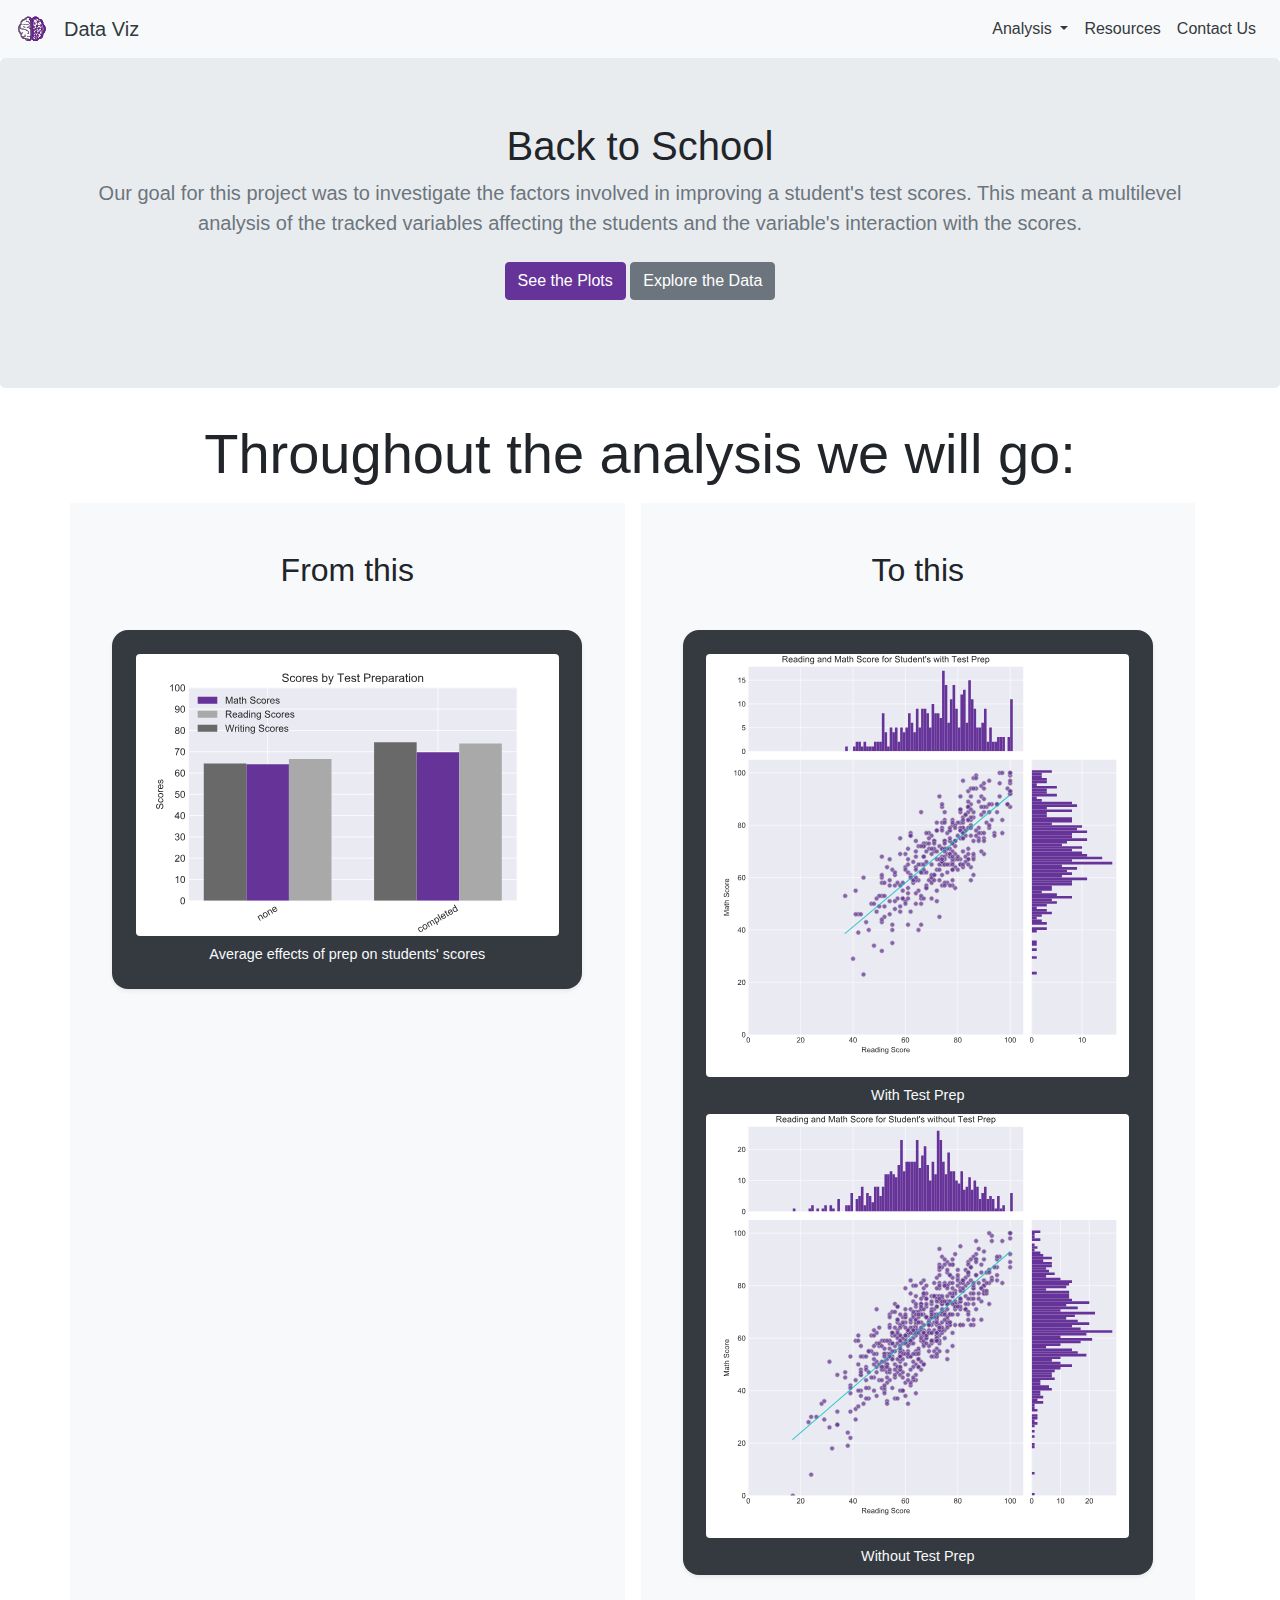
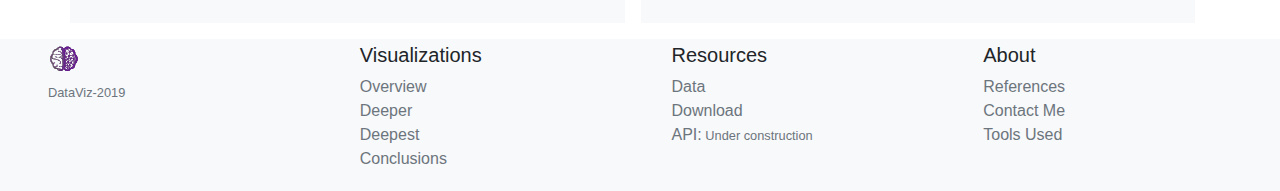
<file: docs/index.html>
<!DOCTYPE html>
<html lang="en-us">
<head>
  <meta name="viewport" content="width=device-width, initial-scale=1, shrink-to-fit=no">
  <meta charset="UTF-8">
  <title>Back To School</title>
  <link rel="stylesheet" href="https://stackpath.bootstrapcdn.com/bootstrap/4.3.1/css/bootstrap.min.css"
    integrity="sha384-ggOyR0iXCbMQv3Xipma34MD+dH/1fQ784/j6cY/iJTQUOhcWr7x9JvoRxT2MZw1T" crossorigin="anonymous">
  <link rel="stylesheet" href="style.css">
  <link rel="shortcut icon" href="img/shortcut.ico">
  <script src="https://code.jquery.com/jquery-3.3.1.slim.min.js"
    integrity="sha384-q8i/X+965DzO0rT7abK41JStQIAqVgRVzpbzo5smXKp4YfRvH+8abtTE1Pi6jizo"
    crossorigin="anonymous"></script>
  <script src="https://cdnjs.cloudflare.com/ajax/libs/popper.js/1.14.7/umd/popper.min.js"
    integrity="sha384-UO2eT0CpHqdSJQ6hJty5KVphtPhzWj9WO1clHTMGa3JDZwrnQq4sF86dIHNDz0W1"
    crossorigin="anonymous"></script>
  <script src="https://stackpath.bootstrapcdn.com/bootstrap/4.3.1/js/bootstrap.min.js"
    integrity="sha384-JjSmVgyd0p3pXB1rRibZUAYoIIy6OrQ6VrjIEaFf/nJGzIxFDsf4x0xIM+B07jRM"
    crossorigin="anonymous"></script>
</head>
<body>
  <nav class="navbar navbar-expand-md navbar-light bg-light">
    <a class="navbar-brand" href="index.html">
      <img id="logolink" src="img/logo.svg" class="d-inline-block align-top" alt="">
      <a id="dataviz" href='index.html' class="nav-item lead">Data Viz</a>
    </a>
    <button class="navbar-toggler" type="button" data-toggle="collapse" data-target="#navbarNav"
      aria-controls="navbarNav" aria-expanded="false" aria-label="Toggle navigation">
      <span class="navbar-toggler-icon"></span>
    </button>
    <div class="collapse navbar-collapse" id="navbarNav">
      <ul class="navbar-nav ml-auto">
        <li class="nav-item dropdown">
          <a class="nav-link dropdown-toggle text-dark" href="#" id="navbarDropdownMenuLink" role="button"
            data-toggle="dropdown" aria-haspopup="true" aria-expanded="false">
            Analysis
          </a>
          <div class="dropdown-menu" aria-labelledby="navbarDropdownMenuLink">
            <a class="dropdown-item" href="viz1.html">Overview</a>
            <a class="dropdown-item" href="viz2.html">Deeper</a>
            <a class="dropdown-item" href="viz3.html">Deepest</a>
            <a class="dropdown-item" href="viz4.html">Conclusions</a>
          </div>
        </li>
        <li class="nav-item">
          <a class="nav-link text-dark" href="data.html">Resources</a>
        </li>
        <li class="nav-item">
          <a class="nav-link text-dark" href="links.html">Contact Us</a>
        </li>
      </ul>
    </div>
  </nav>
  <div class="jumbotron text-center">
    <div class="container">
      <h1 class="jumbotron-heading">Back to School</h1>
      <p class="lead text-muted">Our goal for this project was to investigate the factors involved in improving a student's test scores. This meant a multilevel analysis of the tracked variables affecting the students and the variable's interaction with the scores.</p>
      <p>
        <a href="viz1.html" class="btn btn-primary my-2">See the Plots</a>
        <a href="data.html" class="btn btn-secondary my-2">Explore the Data</a>
      </p>
    </div>
  </div>
  <p class="text-center display-4">Throughout the analysis we will go:</p>
  <div class="container d-md-flex flex-md-equal justify-content-center w-100 my-md-3 pl-md-3">
    <div class="col-sm-12 col-md-6 bg-light mr-md-3 pt-3 px-3 pt-md-3 px-md-3 text-center overflow-hidden w-100">
      <div class="my-3 py-3">
        <h2 class="display-5">From this</h2>
      </div>
      <figure id="bboxlight" class="figure bg-dark shadow-sm mx-auto pt-4 mb-5">
        <img id="index-bar" class="figure-img img-fluid rounded" src="img/Test_bar.svg ">
        <figcaption class="lead figure-caption text-light mb-4">Average effects of prep on students' scores</figcaption>
      </figure>
    </div>
    <div class="col sm-12 col-md-6 bg-light mr-md-3 pt-3 pb-5 px-3 pt-md-3 px-md-3 text-center overflow-hidden w-100">
      <div class="my-3 p-3">
        <h2 class="display-5">To this</h2>
      </div>
      <figure id="bboxdark" class="figure bg-dark shadow-sm mx-auto pt-4 mb-0">
        <img id="index-t-scat-y" class="figure-img img-fluid rounded" src="img/prep_y_scat_hist.svg ">
        <figcaption class="lead figure-caption text-light mb-2">With Test Prep</figcaption>
        <img id="index-t-scat-n" class="figure-img img-fluid rounded" src="img/prep_n_scat_hist.svg">
        <figcaption class="lead figure-caption text-light mb-2">Without Test Prep</figcaption>
      </figure>
    </div>
  </div>
  <footer class="container-fluid py-1 pl-5 mt-3 bg-light">
      <div class="row">
        <div class="col-12 col-md">
          <img id="logolink" src="img/logo.svg" class="d-block mb-2" alt="">
          <small class="mb-3 text-muted d-md-block d-none">DataViz-2019</small>
        </div>
        <div class="col-6 col-md">
          <h5>Visualizations</h5>
          <ul class="list-unstyled text-small">
            <li><a class="text-muted" href="viz1.html">Overview</a></li>
            <li><a class="text-muted" href="viz2.html">Deeper</a></li>
            <li><a class="text-muted" href="viz3.html">Deepest</a></li>
            <li><a class="text-muted" href="viz4.html">Conclusions</a></li>
          </ul>
        </div>
        <div class="col-6 col-md">
          <h5>Resources</h5>
          <ul class="list-unstyled text-small">
            <li><a class="text-muted" href="data.html">Data</a></li>
            <li><a class="text-muted" href="data.html">Download</a></li>
            <li><a class="text-muted disabled" href="data.html">API:<small> Under construction</small></a></li>
          </ul>
        </div>
        <div class="col-6 col-md">
          <h5>About</h5>
          <ul class="list-unstyled text-small">
            <li><a class="text-muted" href="links.html">References</a></li>
            <li><a class="text-muted" href="links.html">Contact Me</a></li>
            <li><a class="text-muted" href="links.html">Tools Used</a></li>
          </ul>
        </div>
      </div>
    </footer>
</body>
</html>
</file>
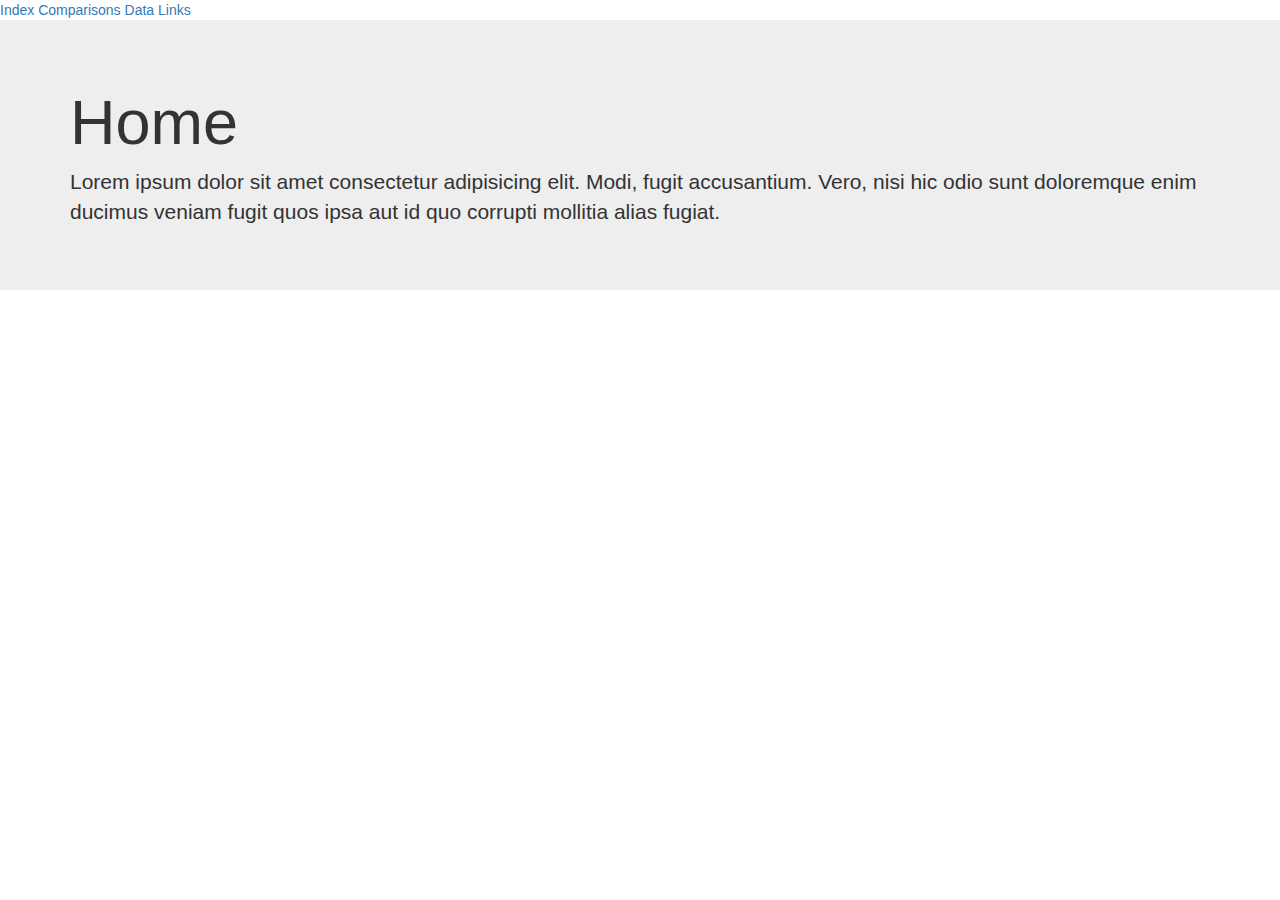
<file: Guts/index.html>
<!DOCTYPE html>
<html lang="en-us">
<head>
    <meta charset="UTF-8">
    <title>Data Viz Home</title>
    <link rel="stylesheet" href="https://maxcdn.bootstrapcdn.com/bootstrap/3.3.7/css/bootstrap.min.css" integrity="sha384-BVYiiSIFeK1dGmJRAkycuHAHRg32OmUcww7on3RYdg4Va+PmSTsz/K68vbdEjh4u" crossorigin="anonymous">
    <link rel="stylesheet" href="style.css">
    
</head>

<body>
    <div class="topnav">
        <a class = "active" href="index.html">Index</a>
        <a href="comps.html">Comparisons</a>
        <a href="data.html">Data</a>
    <a href="links.html">Links</a>
    </div>
    <div>
        <div>
            <div class="jumbotron jumbotron-fluid">
                <div class="container">
                    <h1>Home</h1> 
                    <p>Lorem ipsum dolor sit amet consectetur adipisicing elit. Modi, fugit accusantium. Vero, nisi hic odio sunt doloremque enim ducimus veniam fugit quos ipsa aut id quo corrupti mollitia alias fugiat.</p> 
                </div>
            </div>
        </div>
</body>
</html>
</file>
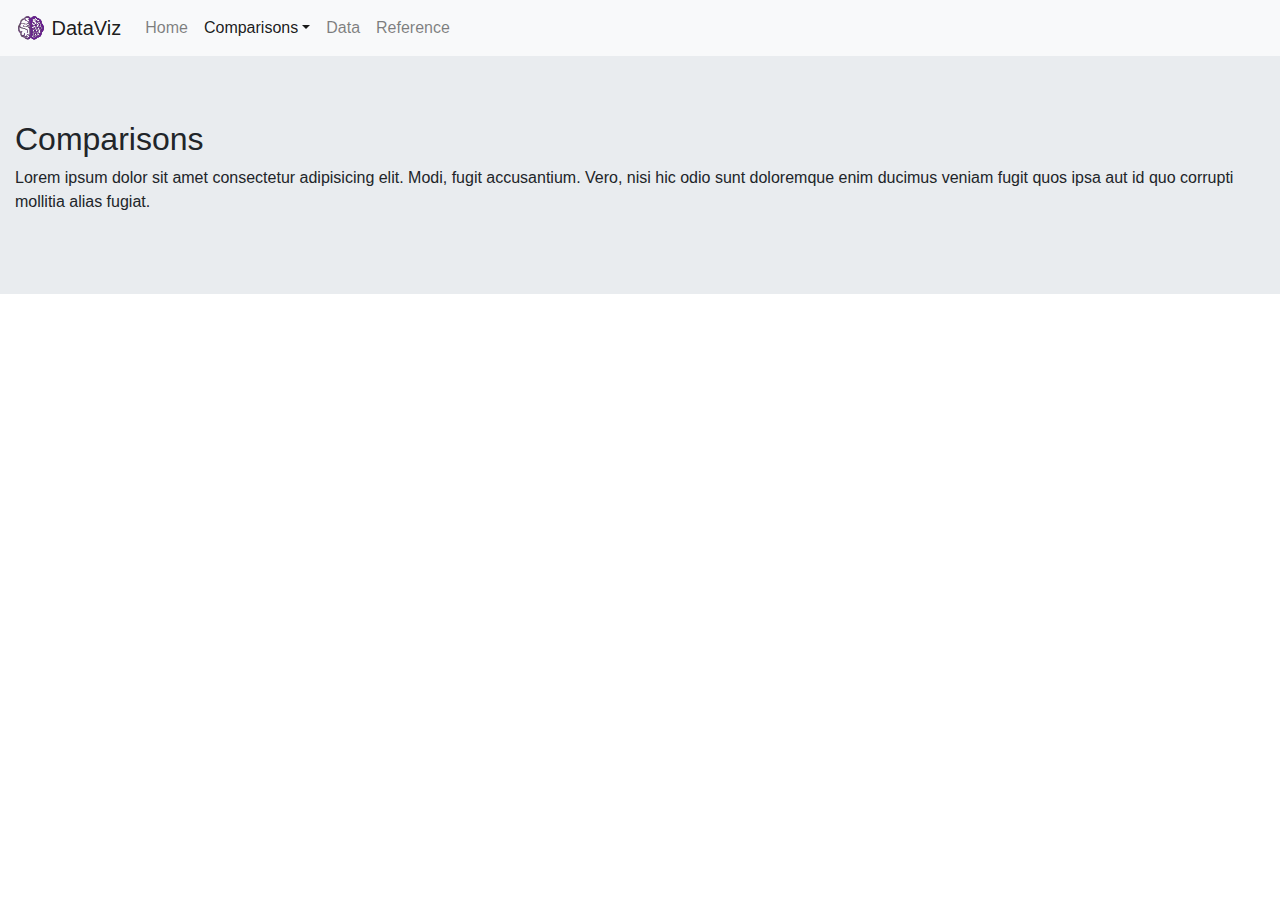
<file: docs/comps.html>
<!DOCTYPE html>
<html>
<head>
    <meta charset="UTF-8">
    <meta name="viewport" content="width=device-width, initial-scale=1, shrink-to-fit=no">
    <title>Data Comparisons</title>
    <link rel="stylesheet" href="https://stackpath.bootstrapcdn.com/bootstrap/4.3.1/css/bootstrap.min.css" integrity="sha384-ggOyR0iXCbMQv3Xipma34MD+dH/1fQ784/j6cY/iJTQUOhcWr7x9JvoRxT2MZw1T" crossorigin="anonymous">
    <link rel="stylesheet" href="style.css">
    <script src="https://code.jquery.com/jquery-3.3.1.slim.min.js" integrity="sha384-q8i/X+965DzO0rT7abK41JStQIAqVgRVzpbzo5smXKp4YfRvH+8abtTE1Pi6jizo" crossorigin="anonymous"></script>
    <script src="https://cdnjs.cloudflare.com/ajax/libs/popper.js/1.14.7/umd/popper.min.js" integrity="sha384-UO2eT0CpHqdSJQ6hJty5KVphtPhzWj9WO1clHTMGa3JDZwrnQq4sF86dIHNDz0W1" crossorigin="anonymous"></script>
    <script src="https://stackpath.bootstrapcdn.com/bootstrap/4.3.1/js/bootstrap.min.js" integrity="sha384-JjSmVgyd0p3pXB1rRibZUAYoIIy6OrQ6VrjIEaFf/nJGzIxFDsf4x0xIM+B07jRM" crossorigin="anonymous"></script>
</head>
<body>
    <nav class="navbar navbar-expand-lg navbar-light bg-light">
        <a class="navbar-brand" href="#">
            <img src="Untitled.svg" width="30" height="30" class="d-inline-block align-top" alt="">
            DataViz
        </a>
        <button class="navbar-toggler" type="button" data-toggle="collapse" data-target="#navbarNav" aria-controls="navbarNav" aria-expanded="false" aria-label="Toggle navigation">
          <span class="navbar-toggler-icon"></span>
        </button>
        <div class="collapse navbar-collapse" id="navbarNav">
          <ul class="navbar-nav">
            <li class="nav-item">
              <a class="nav-link" href="index.html">Home </a>
            </li>
            <li class="nav-item active dropdown">
                <a class="nav-link dropdown-toggle" href="comps.html" id="navbarDropdownMenuLink" role="button" data-toggle="dropdown" aria-haspopup="true" aria-expanded="false">
                  Comparisons</a>
                <div class="dropdown-menu" aria-labelledby="navbarDropdownMenuLink">
                  <a class="dropdown-item" href="#">comp 1</a>
                  <a class="dropdown-item" href="#">comp 2</a>
                  <a class="dropdown-item" href="#">comp 3</a>
                </div>
            </li>
            <li class="nav-item">
                <a class="nav-link" href="data.html">Data</a>
            </li>
            <li class="nav-item">
              <a class="nav-link" href="links.html">Reference</a>
            </li>
          </ul>
        </div>
      </nav>
    <div>
        <div class="jumbotron jumbotron-fluid">
            <div class="container-fluid">
              <h2>Comparisons</h2> 
              <p>Lorem ipsum dolor sit amet consectetur adipisicing elit. Modi, fugit accusantium. Vero, nisi hic odio sunt doloremque enim ducimus veniam fugit quos ipsa aut id quo corrupti mollitia alias fugiat.</p> 
            </div>
          </div>
    </div>




</body>
</html>
</file>
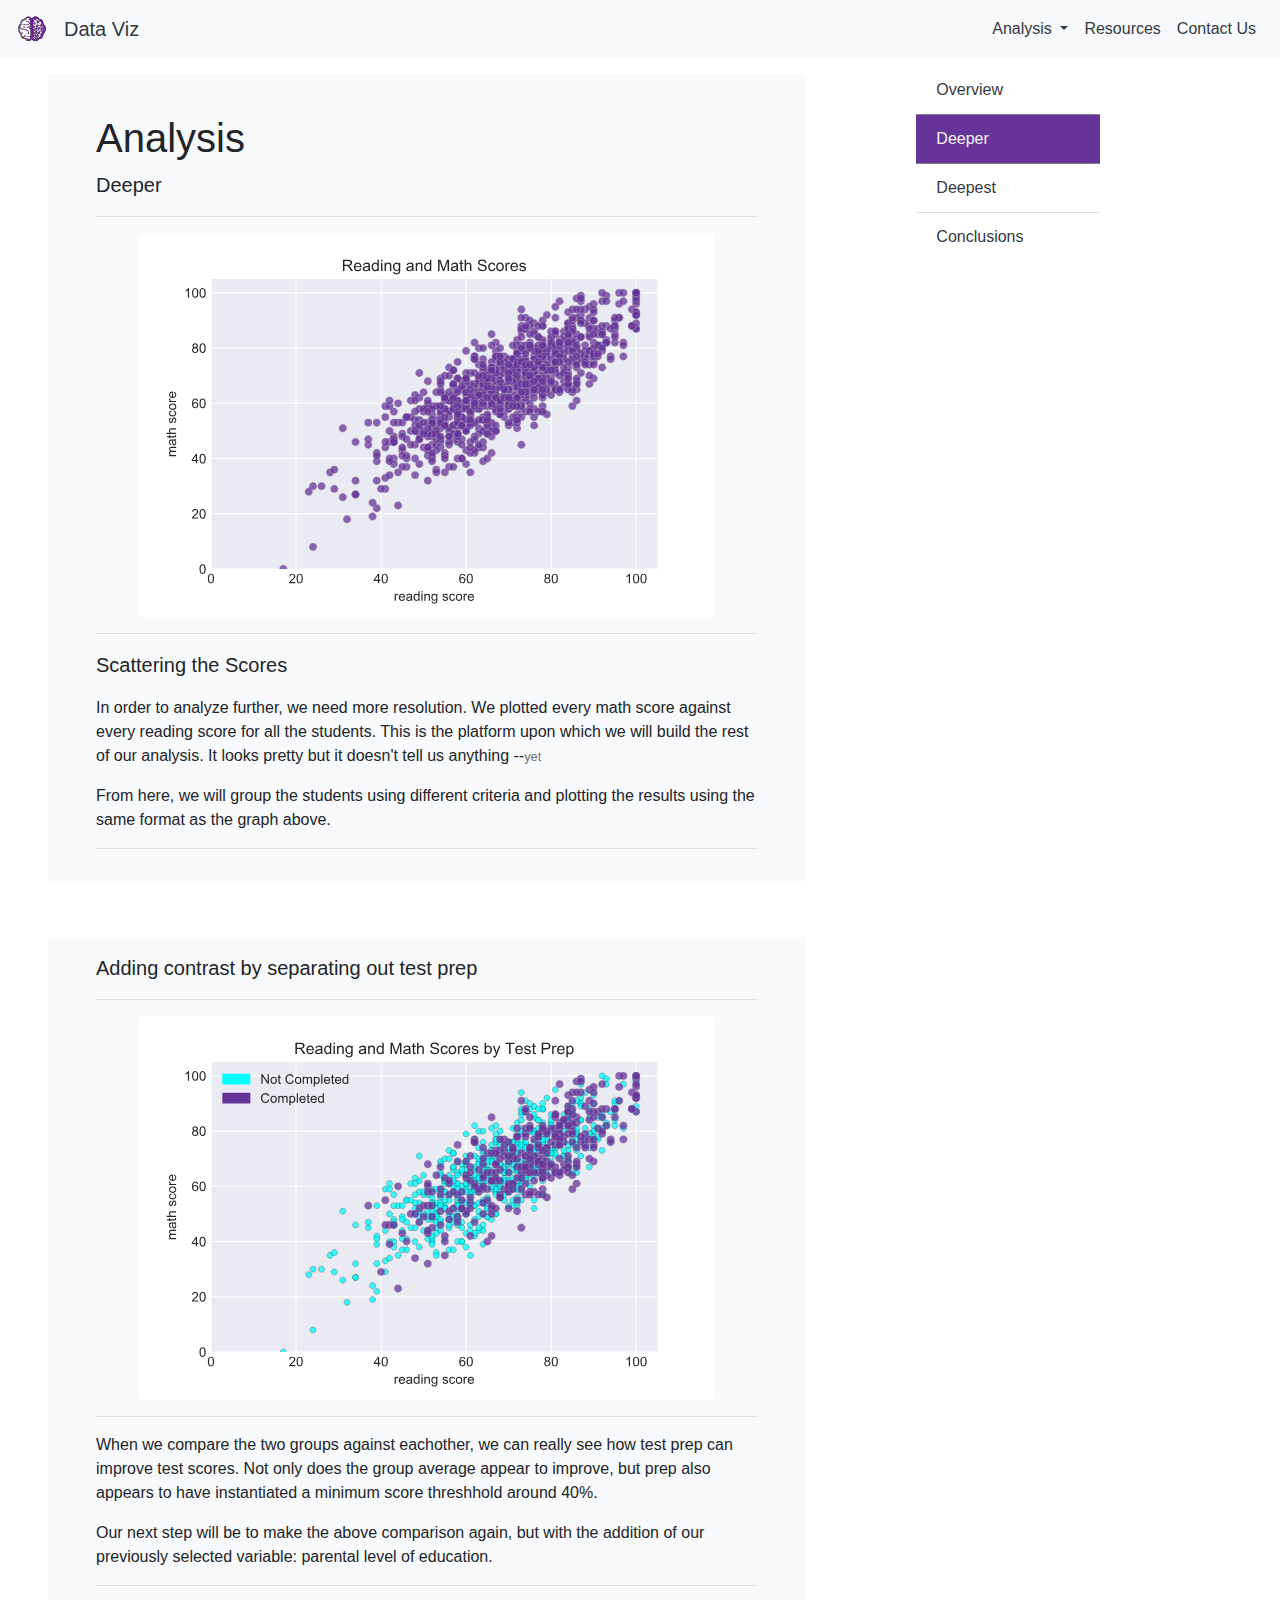
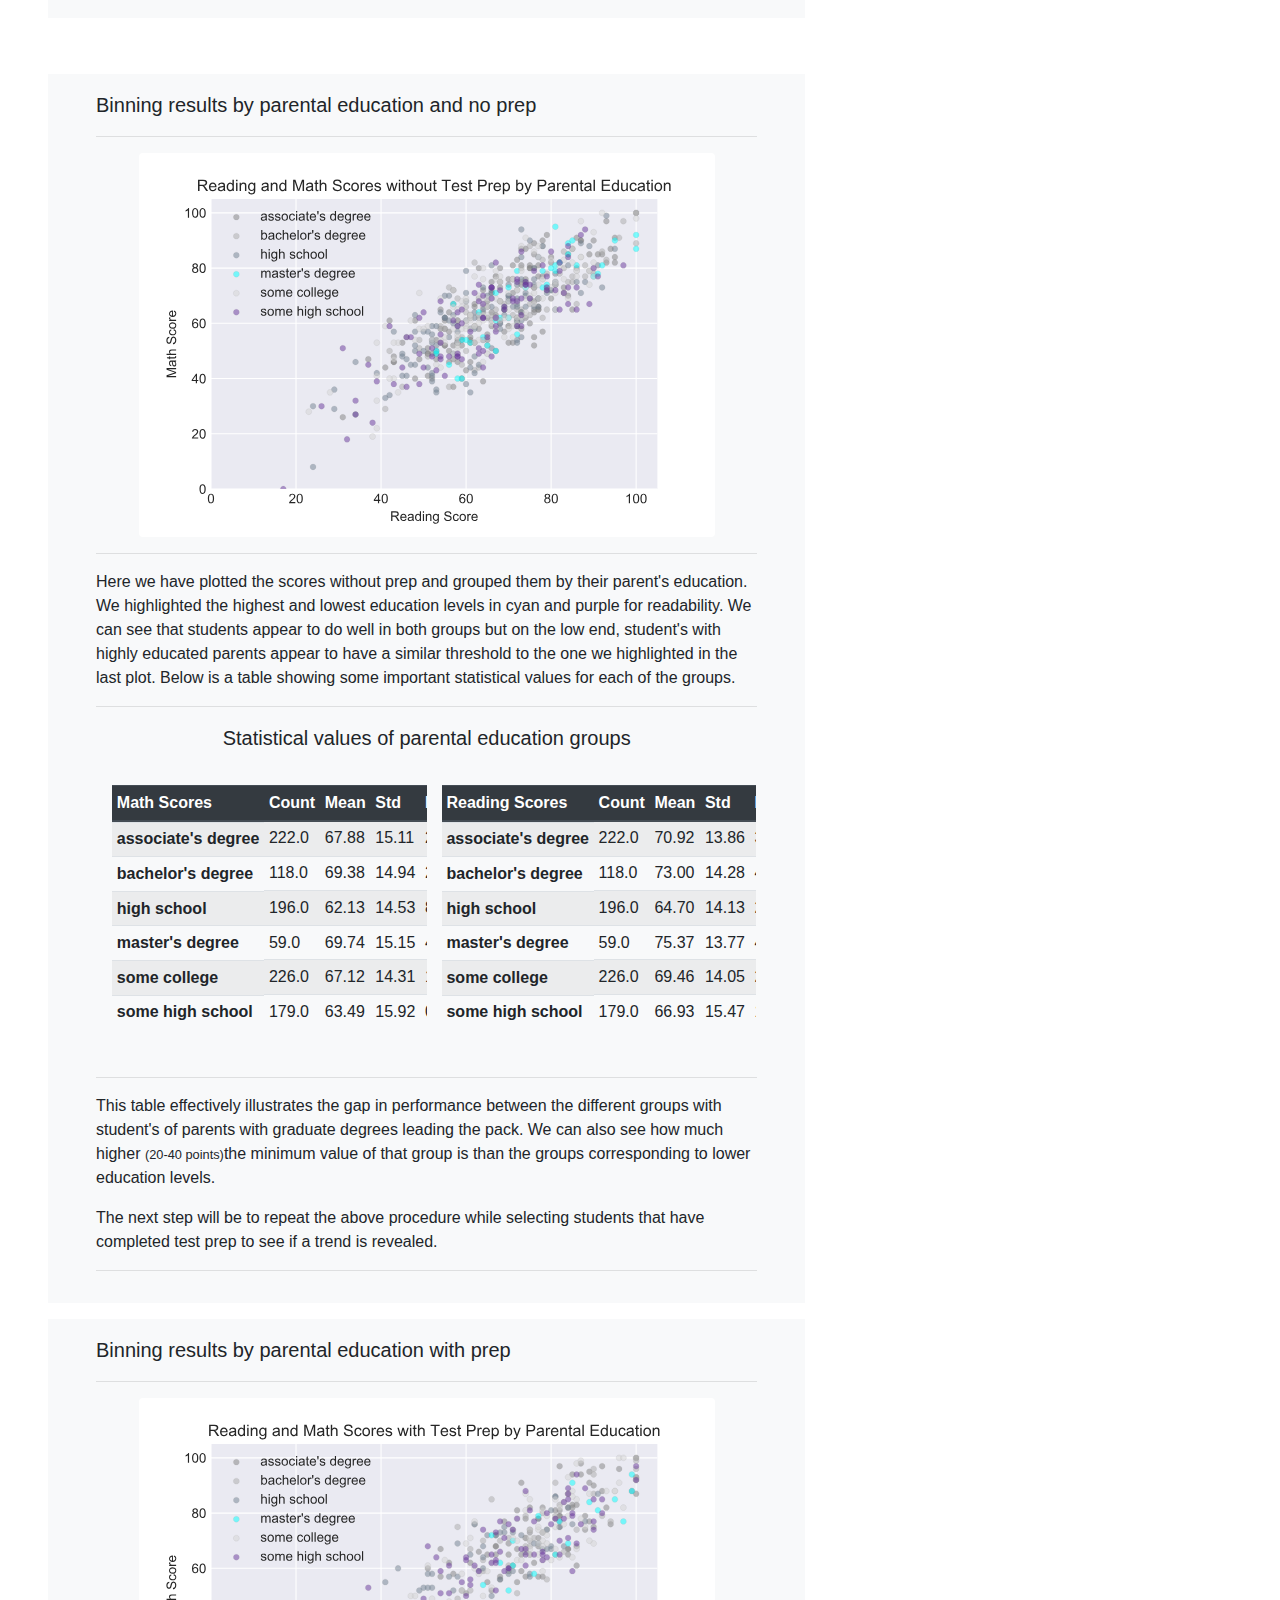
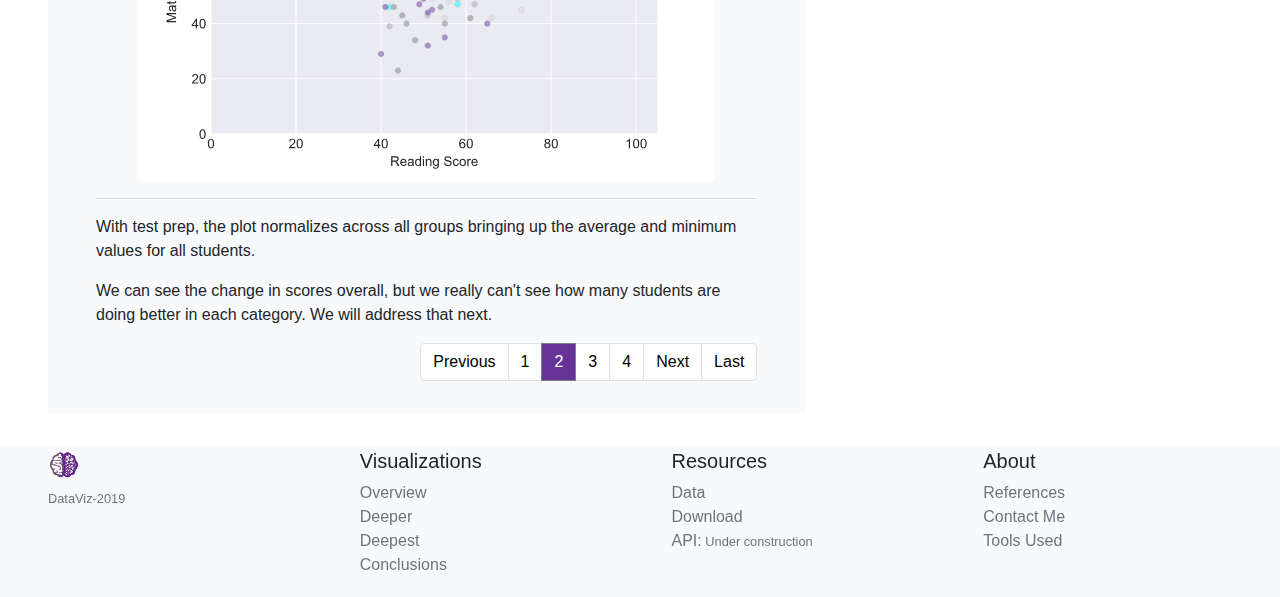
<file: docs/viz2.html>
<!DOCTYPE html>
<html lang="en-us">

<head>
  <meta name="viewport" content="width=device-width, initial-scale=1, shrink-to-fit=no">
  <meta charset="UTF-8">
  <title>Deeper Analysis</title>
  <link rel="stylesheet" href="https://stackpath.bootstrapcdn.com/bootstrap/4.3.1/css/bootstrap.min.css"
    integrity="sha384-ggOyR0iXCbMQv3Xipma34MD+dH/1fQ784/j6cY/iJTQUOhcWr7x9JvoRxT2MZw1T" crossorigin="anonymous">
  <link rel="stylesheet" href="style.css">
  <link rel="shortcut icon" href="img/shortcut.ico">
  <script src="https://code.jquery.com/jquery-3.3.1.slim.min.js"
    integrity="sha384-q8i/X+965DzO0rT7abK41JStQIAqVgRVzpbzo5smXKp4YfRvH+8abtTE1Pi6jizo"
    crossorigin="anonymous"></script>
  <script src="https://cdnjs.cloudflare.com/ajax/libs/popper.js/1.14.7/umd/popper.min.js"
    integrity="sha384-UO2eT0CpHqdSJQ6hJty5KVphtPhzWj9WO1clHTMGa3JDZwrnQq4sF86dIHNDz0W1"
    crossorigin="anonymous"></script>
  <script src="https://stackpath.bootstrapcdn.com/bootstrap/4.3.1/js/bootstrap.min.js"
    integrity="sha384-JjSmVgyd0p3pXB1rRibZUAYoIIy6OrQ6VrjIEaFf/nJGzIxFDsf4x0xIM+B07jRM"
    crossorigin="anonymous"></script>
</head>

<body>
  <nav class="navbar navbar-expand-md navbar-light bg-light">
    <a class="navbar-brand" href="index.html">
      <img id="logolink" src="img/logo.svg" class="d-inline-block align-top" alt="">
      <a id="dataviz" href='index.html' class="nav-item lead">Data Viz</a>
    </a>
    <button class="navbar-toggler" type="button" data-toggle="collapse" data-target="#navbarNav"
      aria-controls="navbarNav" aria-expanded="false" aria-label="Toggle navigation">
      <span class="navbar-toggler-icon"></span>
    </button>
    <div class="collapse navbar-collapse" id="navbarNav">
      <ul class="navbar-nav ml-auto">
        <li class="nav-item dropdown active">
          <a class="nav-link dropdown-toggle text-dark" href="#" id="navbarDropdownMenuLink" role="button"
            data-toggle="dropdown" aria-haspopup="true" aria-expanded="false">
            Analysis
          </a>
          <div class="dropdown-menu" aria-labelledby="navbarDropdownMenuLink">
            <a class="dropdown-item" href="viz1.html">Overview</a>
            <a class="dropdown-item active" href="viz2.html">Deeper</a>
            <a class="dropdown-item" href="viz3.html">Deepest</a>
            <a class="dropdown-item" href="viz4.html">Conclusions</a>
          </div>
        </li>
        <li class="nav-item">
          <a class="nav-link text-dark" href="data.html">Resources</a>
        </li>
        <li class="nav-item">
          <a class="nav-link text-dark" href="links.html">Contact Us</a>
        </li>
      </ul>
    </div>
  </nav>
  <div class="container-fluid">
    <div class="row">
      <div class="col-md-12 col-xl-8  px-2 px-md-5 pl-md-5">
          <div class='bg-light px-5 py-3 my-3'>
              <h1 class="mt-4">Analysis</h1>
              <p class="lead">
                Deeper
              </p>
              <hr>
              <img class="img-fluid rounded mx-auto d-block" src="img/all_scat.svg" alt="">
              <hr>
              <p class="lead">Scattering the Scores</p>
              <p>In order to analyze further, we need more resolution. We plotted every math score against every reading score for all the students. This is the platform upon which we will build the rest of our analysis. It looks pretty but it doesn't tell us anything --<small class="text-muted">yet</small></p>
              <p>From here, we will group the students using different criteria and plotting the results using the same format as the graph above.</p>
              <hr>
        </div>
        <br>
        <div class='bg-light px-5 py-3 my-3'>
          <p class="lead">Adding contrast by separating out test prep</p>
          <hr>
          <img class="img-fluid rounded mx-auto d-block" src="img/all_scat_div.svg" alt="">
          <hr>
          <p>
            When we compare the two groups against eachother, we can really see how test prep can improve test scores.
            Not only does the group average appear to improve, but prep also appears to have instantiated a minimum score threshhold around 40%.
          </p>
          <p>
            Our next step will be to make the above comparison again, but with the addition of our previously selected variable: parental level of education. 
          </p>
          <hr>
        </div>
        <br>
        <div class='bg-light px-5 py-3 my-3'>
          <p class="lead">Binning results by parental education and no prep</p>
          <hr>
          <img class="img-fluid rounded mx-auto d-block" src="img/test_prep_n_bins.svg" alt="">
          <hr>
          <p>
            Here we have plotted the scores without prep and grouped them by their parent's education. We highlighted the highest and lowest education levels in cyan and purple for readability.
            We can see that students appear to do well in both groups but on the low end, student's with highly educated parents appear to have a similar threshold to the one we highlighted in the last plot.
            Below is a table showing some important statistical values for each of the groups. 
          </p>
          <hr>
          <p class="lead text-center">Statistical values of parental education groups</p>
          <div class="row d-inline-block-flex-nowrap px-3 py-3 justify-content-center">
            <table id="parenttable" class="col-12 col-lg-6 table table-fluid table-sm table-striped table-responsive table-hover w-100">
              <thead class="thead-dark">
                <tr>
                  <th scope=col class="text-truncate">Math Scores</th>
                  <th scope=col class="text-capitalize th-sm">count</th>
                  <th scope=col  class="text-capitalize th-sm">mean</th>
                  <th scope=col  class="text-capitalize th-sm">std</th>
                  <th scope=col  class="text-capitalize th-sm">min</th>
                  <th scope=col  class="text-capitalize th-sm">25%</th>
                  <th scope=col  class="text-capitalize th-sm">50%</th>
                  <th scope=col  class="text-capitalize th-sm">75%</th>
                  <th scope=col  class="text-capitalize th-sm">max</th>
                </tr>
              </thead>
              <tbody>
                <tr>
                  <th scope=row class="d-block text-truncate">associate's degree</th>
                  <td>222.0</td>
                  <td>67.88</td>
                  <td>15.11</td>
                  <td>26.0</td>
                  <td>57.00</td>
                  <td>67.0</td>
                  <td>80.0</td>
                  <td>100.0</td>
                </tr>
                <tr>
                  <th scope=row class="d-block text-truncate">bachelor's degree</th>
                  <td>118.0</td>
                  <td>69.38</td>
                  <td>14.94</td>
                  <td>29.0</td>
                  <td>61.00</td>
                  <td>68.0</td>
                  <td>79.0</td>
                  <td>100.0</td>
                </tr>
                <tr>
                  <th scope=row class="d-block text-truncate">high school</th>
                  <td>196.0</td>
                  <td>62.13</td>
                  <td>14.53</td>
                  <td>8.0</td>
                  <td>53.75</td>
                  <td>63.0</td>
                  <td>72.0</td>
                  <td>99.0</td>
                </tr>
                <tr>
                  <th scope=row class="d-block text-truncate">master's degree</th>
                  <td>59.0</td>
                  <td>69.74</td>
                  <td>15.15</td>
                  <td>40.0</td>
                  <td>55.50</td>
                  <td>73.0</td>
                  <td>81.0</td>
                  <td>95.0</td>
                </tr>
                <tr>
                  <th scope=row class="d-block text-truncate">some college</th>
                  <td>226.0</td>
                  <td>67.12</td>
                  <td>14.31</td>
                  <td>19.0</td>
                  <td>59.00</td>
                  <td>67.5</td>
                  <td>76.0</td>
                  <td>100.0</td>
                </tr>
                <tr>
                  <th scope=row class="d-block text-truncate">some high school</th>
                  <td>179.0</td>
                  <td>63.49</td>
                  <td>15.92</td>
                  <td>0.0</td>
                  <td>53.00</td>
                  <td>65.0</td>
                  <td>74.0</td>
                  <td>97.0</td>
                </tr>
              </tbody>
            </table>
            <table id="parenttable" class=" col-12 col-lg-6 table table-fluid table-sm table-striped table-responsive table-hover w-100">
                <thead class="thead-dark">
                  <tr>
                    <th scope=col class="text-truncate">Reading Scores</th>
                    <th scope=col class="text-capitalize th-sm">count</th>
                    <th scope=col  class="text-capitalize th-sm">mean</th>
                    <th scope=col  class="text-capitalize th-sm">std</th>
                    <th scope=col  class="text-capitalize th-sm">min</th>
                    <th scope=col  class="text-capitalize th-sm">25%</th>
                    <th scope=col  class="text-capitalize th-sm">50%</th>
                    <th scope=col  class="text-capitalize th-sm">75%</th>
                    <th scope=col  class="text-capitalize th-sm">max</th>
                  </tr>
                </thead>
                <tbody>
                  <tr>
                    <th scope=row class="d-block text-truncate">associate's degree</th>
                    <td>222.0</td>
                    <td>70.92</td>
                    <td>13.86</td>
                    <td>31.0</td>
                    <td>61.0</td>
                    <td>72.5</td>
                    <td>81.00</td>
                    <td>100.0</td>
                  </tr>
                  <tr>
                    <th scope=row class="d-block text-truncate">bachelor's degree</th>
                    <td>118.0</td>
                    <td>73.00</td>
                    <td>14.28</td>
                    <td>41.0</td>
                    <td>63.0</td>
                    <td>73.0</td>
                    <td>82.75</td>
                    <td>100.0</td>
                  </tr>
                  <tr>
                    <th scope=row class="d-block text-truncate">high school</th>
                    <td>196.0</td>
                    <td>64.70</td>
                    <td>14.13</td>
                    <td>24.0</td>
                    <td>54.0</td>
                    <td>66.0</td>
                    <td>74.25</td>
                    <td>99.0</td>
                  </tr>
                  <tr>
                    <th scope=row class="d-block text-truncate">master's degree</th>
                    <td>59.0</td>
                    <td>75.37</td>
                    <td>13.77</td>
                    <td>42.0</td>
                    <td>65.5</td>
                    <td>76.0</td>
                    <td>84.50</td>
                    <td>100.0</td>
                  </tr>
                  <tr>
                    <th scope=row class="d-block text-truncate">some college</th>
                    <td>226.0</td>
                    <td>69.46</td>
                    <td>14.05</td>
                    <td>23.0</td>
                    <td>60.0</td>
                    <td>70.5</td>
                    <td>79.75</td>
                    <td>100.0</td>
                  </tr>
                  <tr>
                    <th scope=row class="d-block text-truncate">some high school</th>
                    <td>179.0</td>
                    <td>66.93</td>
                    <td>15.47</td>
                    <td>17.0</td>
                    <td>56.5</td>
                    <td>67.0</td>
                    <td>79.00</td>
                    <td>100.0</td>
                  </tr>
                </tbody>
              </table>
          </div>
            <hr>
            <p>
              This table effectively illustrates the gap in performance between the different groups with student's of parents with graduate degrees leading the pack. 
              We can also see how much higher <small>(20-40 points)</small>the minimum value of that group is than the groups corresponding to lower education levels.
            </p>
            <p>
              The next step will be to repeat the above procedure while selecting students that have completed test prep to see if a trend is revealed.
            </p>
            <hr>
          </div>
          <div class='bg-light px-5 py-3 my-3'>
              <p class="lead">Binning results by parental education with prep</p>
              <hr>
              <img class="img-fluid rounded mx-auto d-block" src="img/test_prep_y_bins.svg" alt="">
              <hr>
              <p>
                With test prep, the plot normalizes across all groups bringing up the average and minimum values for all students.
              </p>
              <p>
                We can see the change in scores overall, but we really can't see how many students are doing better in each category.  We will address that next.
              </p>
              <div>
                  <nav id="pagenav">
                      <ul class="pagination justify-content-end">
                        <li class="page-item"><a class="page-link" href="viz1.html" tabindex="-1">Previous</a></li>
                        <li class="page-item"><a class="page-link" href="viz1.html">1</a></li>
                        <li class="page-item active"><a class="page-link" href="viz2.html">2</a></li>
                        <li class="page-item"><a class="page-link" href="viz3.html">3</a></li>
                        <li class="page-item"><a class="page-link" href="viz4.html">4</a></li>
                        <li class="page-item"><a class="page-link" href="viz2.html">Next</a></li>
                        <li class="page-item"><a class="page-link" href="viz4.html">Last</a></li>
                      </ul>
                  </nav>
                  </div>
          </div>

      </div>
      <div class="sidebar col-xl-2 col-lg-3 d-none d-xl-block py-2 mx-5">
                <ul class="sidebarul list-group list-group-flush mb-0">
                  <li class="sidebarli list-group-item text-dark">
                    <a href="viz1.html">Overview</a>
                  </li>
                  <li class="sidebarli list-group-item active">
                    <a href="viz2.html">Deeper</a>
                  </li>
                  <li class="sidebarli list-group-item text-dark">
                    <a href="viz3.html">Deepest</a>
                  </li>
                  <li class="sidebarli list-group-item text-dark">
                    <a href="viz4.html">Conclusions</a>
                  </li>
                </ul>
      
      </div>
    </div>
  </div>
  <footer class="container-fluid py-1 pl-5 mt-3 bg-light">
      <div class="row">
        <div class="col-12 col-md">
          <img id="logolink" src="img/logo.svg" class="d-block mb-2" alt="">
          <small class="mb-3 text-muted d-md-block d-none">DataViz-2019</small>
        </div>
        <div class="col-6 col-md">
          <h5>Visualizations</h5>
          <ul class="list-unstyled text-small">
            <li><a class="text-muted" href="viz1.html">Overview</a></li>
            <li><a class="text-muted" href="viz2.html">Deeper</a></li>
            <li><a class="text-muted" href="viz3.html">Deepest</a></li>
            <li><a class="text-muted" href="viz4.html">Conclusions</a></li>
          </ul>
        </div>
        <div class="col-6 col-md">
          <h5>Resources</h5>
          <ul class="list-unstyled text-small">
            <li><a class="text-muted" href="data.html">Data</a></li>
            <li><a class="text-muted" href="data.html">Download</a></li>
            <li><a class="text-muted disabled" href="data.html">API:<small> Under construction</small></a></li>
          </ul>
        </div>
        <div class="col-6 col-md">
          <h5>About</h5>
          <ul class="list-unstyled text-small">
            <li><a class="text-muted" href="links.html">References</a></li>
            <li><a class="text-muted" href="links.html">Contact Me</a></li>
            <li><a class="text-muted" href="links.html">Tools Used</a></li>
          </ul>
        </div>
      </div>
    </footer>
</body>
</html>
</file>
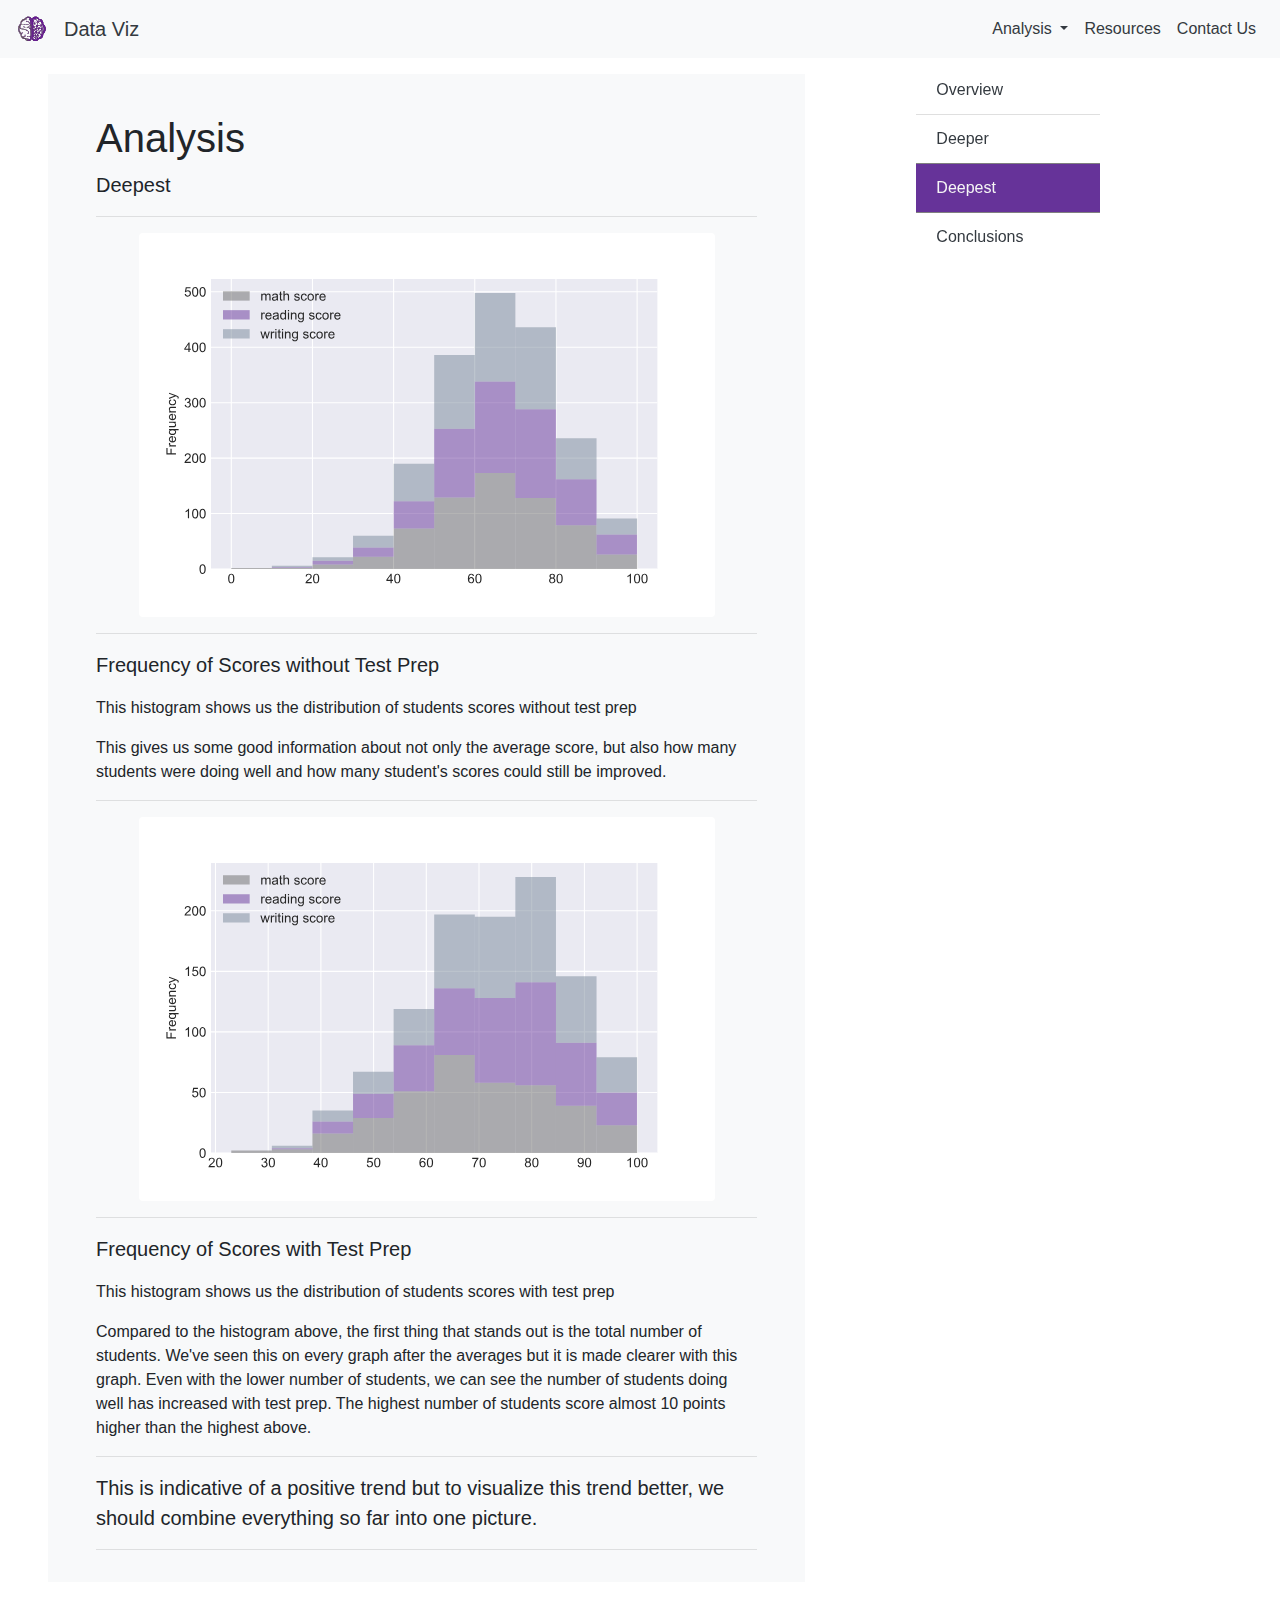
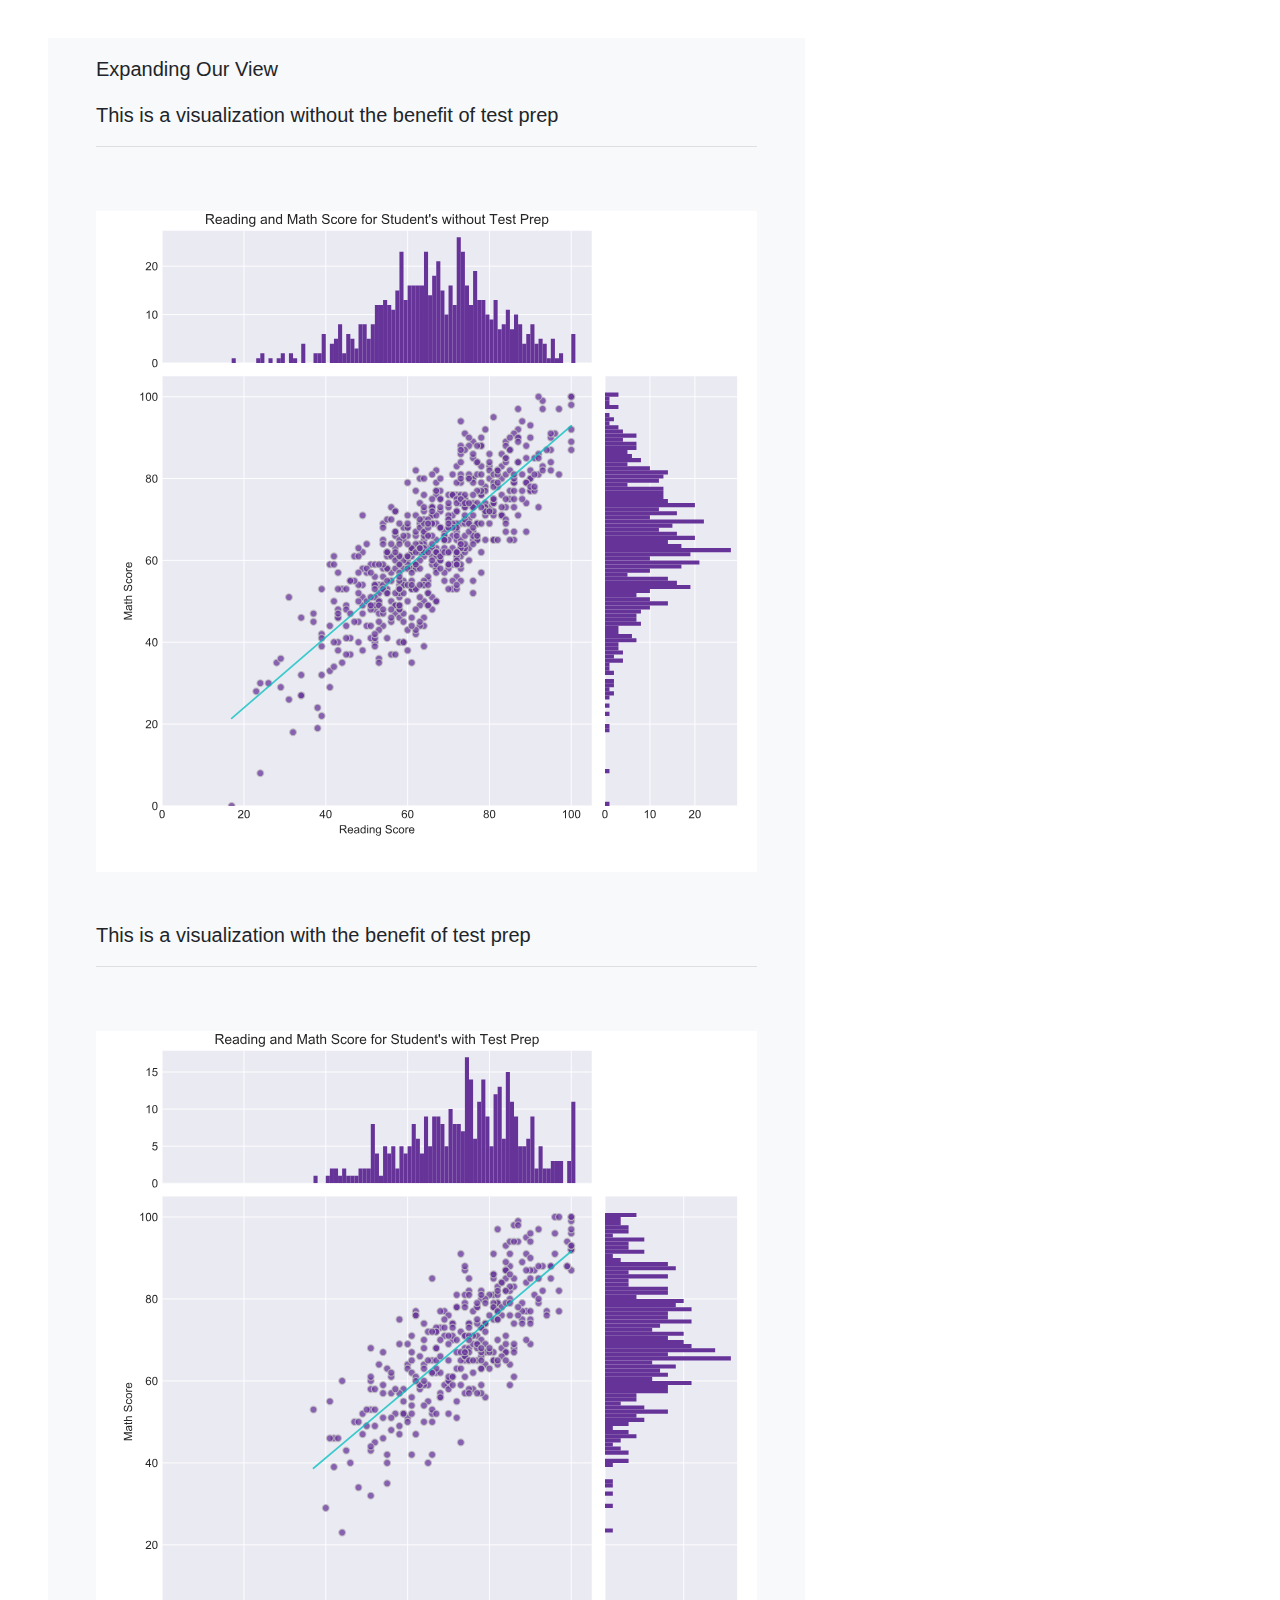
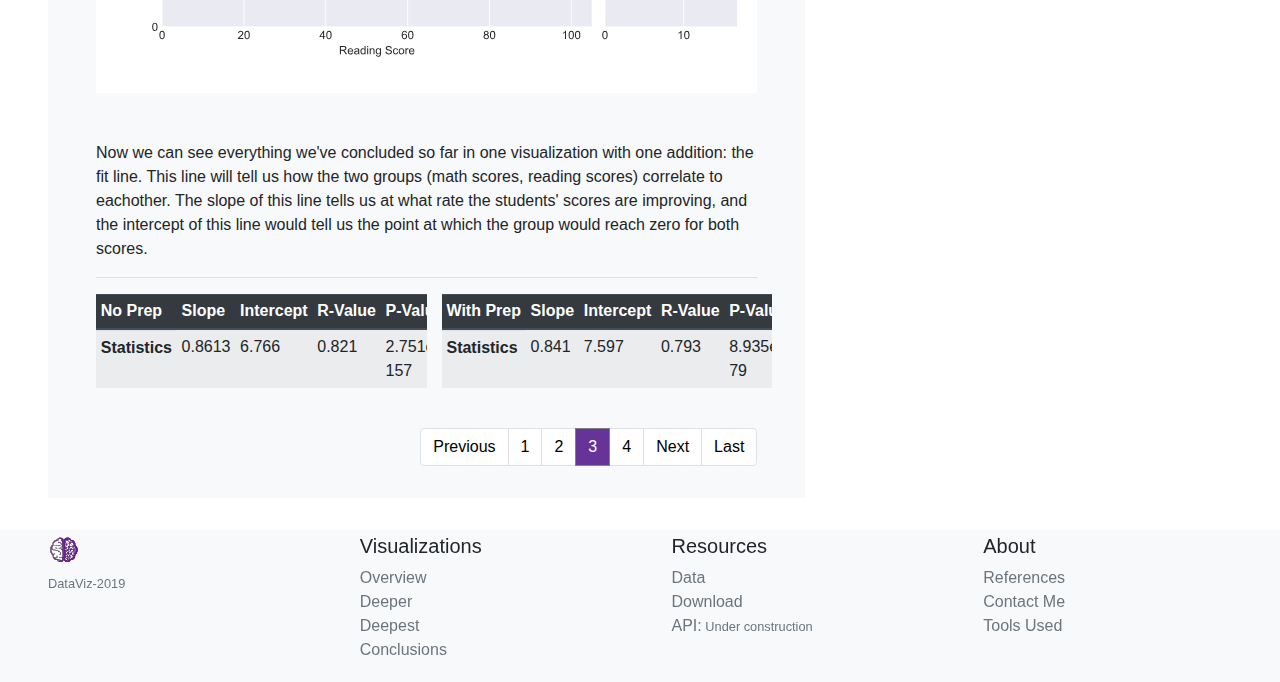
<file: docs/viz3.html>
<!DOCTYPE html>
<html lang="en-us">

<head>
  <meta name="viewport" content="width=device-width, initial-scale=1, shrink-to-fit=no">
  <meta charset="UTF-8">
  <title>Deepest Analysis</title>
  <link rel="stylesheet" href="https://stackpath.bootstrapcdn.com/bootstrap/4.3.1/css/bootstrap.min.css"
    integrity="sha384-ggOyR0iXCbMQv3Xipma34MD+dH/1fQ784/j6cY/iJTQUOhcWr7x9JvoRxT2MZw1T" crossorigin="anonymous">
  <link rel="stylesheet" href="style.css">
  <link rel="shortcut icon" href="img/shortcut.ico">
  <script src="https://code.jquery.com/jquery-3.3.1.slim.min.js"
    integrity="sha384-q8i/X+965DzO0rT7abK41JStQIAqVgRVzpbzo5smXKp4YfRvH+8abtTE1Pi6jizo"
    crossorigin="anonymous"></script>
  <script src="https://cdnjs.cloudflare.com/ajax/libs/popper.js/1.14.7/umd/popper.min.js"
    integrity="sha384-UO2eT0CpHqdSJQ6hJty5KVphtPhzWj9WO1clHTMGa3JDZwrnQq4sF86dIHNDz0W1"
    crossorigin="anonymous"></script>
  <script src="https://stackpath.bootstrapcdn.com/bootstrap/4.3.1/js/bootstrap.min.js"
    integrity="sha384-JjSmVgyd0p3pXB1rRibZUAYoIIy6OrQ6VrjIEaFf/nJGzIxFDsf4x0xIM+B07jRM"
    crossorigin="anonymous"></script>
</head>
<body>
  <nav class="navbar navbar-expand-md navbar-light bg-light">
    <a class="navbar-brand" href="index.html">
      <img id="logolink" src="img/logo.svg" class="d-inline-block align-top" alt="">
      <a id="dataviz" href='index.html' class="nav-item lead">Data Viz</a>
    </a>
    <button class="navbar-toggler" type="button" data-toggle="collapse" data-target="#navbarNav"
      aria-controls="navbarNav" aria-expanded="false" aria-label="Toggle navigation">
      <span class="navbar-toggler-icon"></span>
    </button>
    <div class="collapse navbar-collapse" id="navbarNav">
      <ul class="navbar-nav ml-auto">
        <li class="nav-item dropdown active">
          <a class="nav-link dropdown-toggle text-dark" href="#" id="navbarDropdownMenuLink" role="button"
            data-toggle="dropdown" aria-haspopup="true" aria-expanded="false">
            Analysis
          </a>
          <div class="dropdown-menu" aria-labelledby="navbarDropdownMenuLink">
            <a class="dropdown-item" href="viz1.html">Overview</a>
            <a class="dropdown-item" href="viz2.html">Deeper</a>
            <a class="dropdown-item active" href="viz3.html">Deepest</a>
            <a class="dropdown-item" href="viz4.html">Conclusions</a>
          </div>
        </li>
        <li class="nav-item">
          <a class="nav-link text-dark" href="data.html">Resources</a>
        </li>
        <li class="nav-item">
          <a class="nav-link text-dark" href="links.html">Contact Us</a>
        </li>
      </ul>
    </div>
  </nav>

  <div class="container-fluid">
      <div class="row">
          <div class="col-md-12 col-xl-8  px-2 px-md-5 pl-md-5">
          <div class='bg-light px-5 py-3 my-3'>
            <h1 class="mt-4">Analysis</h1>
            <p class="lead">
              Deepest
            </p>
            <hr>
            <img class="img-fluid rounded mx-auto d-block" src="img/prep_hist_n.svg" alt="">
            <hr>
            <p class="lead">Frequency of Scores without Test Prep</p>
            <p>This histogram shows us the distribution of students scores without test prep </p>
            <p>This gives us some good information about not only the average score, but also how many students were doing well and how many student's scores could still be improved.</p>
            <hr>
            <img class="img-fluid rounded mx-auto d-block" src="img/prep_hist_y.svg" alt="">
            <hr>
            <p class="lead">Frequency of Scores with Test Prep</p>
            <p>This histogram shows us the distribution of students scores with test prep </p>
            <p>Compared to the histogram above, the first thing that stands out is the total number of students. We've seen this on every graph after the averages but it is made clearer with this graph.
              Even with the lower number of students, we can see the number of students doing well has increased with test prep. The highest number of students score almost 10 points higher than the highest above.
            <hr>  
            <p class="lead">This is indicative of a positive trend but to visualize this trend better, we should combine everything so far into one picture. 
            </p>
            </p>
            <hr>
          </div>
          <br>
          <div class='bg-light px-5 py-3 my-3'>
            <p class="lead">Expanding Our View</p>
            <p class='lead mb-2'>
                This is a visualization without the benefit of test prep 
            </p>
            <hr>
            <img class="img-fluid rounded mx-auto d-block py-5" src="img/prep_n_scat_hist.svg" alt="">
            <p class='lead mb-2'>
             This is a visualization with the benefit of test prep 
            </p>
            <hr>
            <img class="img-fluid rounded mx-auto d-block py-5" src="img/prep_y_scat_hist.svg" alt="">
            <p>
                Now we can see everything we've concluded so far in one visualization with one addition: the fit line.  This line will tell us how the two groups (math scores, reading scores) correlate to eachother.
                The slope of this line tells us at what rate the students' scores are improving, and the intercept of this line would tell us the point at which the group would reach zero for both scores.
              </p>
            <hr>
            <div class='row justify-content-center'>
            <table id="parenttable" class="col-sm-12 col-md-6 table table-fluid table-sm table-striped table-responsive table-hover w-100">
                <thead class="thead-dark">
                  <tr>
                    <th scope=col class="text-truncate">No Prep</th>
                    <th scope=col class="text-capitalize th-sm text-truncate">slope</th>
                    <th scope=col  class="text-capitalize th-sm text-truncate">intercept</th>
                    <th scope=col  class="text-capitalize th-sm text-truncate">r-value</th>
                    <th scope=col  class="text-capitalize th-sm text-truncate">p-value</th>
                    <th scope=col  class="text-capitalize th-sm text-truncate">standard error</th>
                  </tr>
                </thead>
                <tbody>
                  <tr>
                    <th scope=row class="d-block text-truncate">Statistics</th>
                    <td>0.8613</td>
                    <td>6.766</td>
                    <td>0.821</td>
                    <td>2.751e-157</td>
                    <td>0.024</td>
                  </tr>
                </tbody>
              </table>
              <table id="parenttable" class="col-sm-12 col-md-6 table table-fluid table-sm table-striped table-responsive table-hover w-100">
                  <thead class="thead-dark">
                    <tr>
                      <th scope=col class="text-truncate">With Prep</th>
                      <th scope=col class="text-capitalize th-sm text-truncate">slope</th>
                      <th scope=col  class="text-capitalize th-sm text-truncate">intercept</th>
                      <th scope=col  class="text-capitalize th-sm text-truncate">r-value</th>
                      <th scope=col  class="text-capitalize th-sm text-truncate">p-value</th>
                      <th scope=col  class="text-capitalize th-sm text-truncate">standard error</th>
                    </tr>
                  </thead>
                  <tbody>
                    <tr>
                      <th scope=row class="d-block text-truncate">Statistics</th>
                      <td>0.841</td>
                      <td>7.597</td>
                      <td>0.793</td>
                      <td>8.935e-79</td>
                      <td>0.034</td>
                    </tr>
                  </tbody>
                </table>
            </div>
          <br>
          
                <div>
                    <nav id="pagenav">
                        <ul class="pagination justify-content-end">
                          <li class="page-item"><a class="page-link" href="viz2.html" tabindex="-1">Previous</a></li>
                          <li class="page-item"><a class="page-link" href="viz1.html">1</a></li>
                          <li class="page-item"><a class="page-link" href="viz2.html">2</a></li>
                          <li class="page-item active"><a class="page-link" href="viz3.html">3</a></li>
                          <li class="page-item"><a class="page-link" href="viz4.html">4</a></li>
                          <li class="page-item"><a class="page-link" href="viz4.html">Next</a></li>
                          <li class="page-item"><a class="page-link" href="viz4.html">Last</a></li>
                        </ul>
                    </nav>
                    </div>
            </div>
  
        </div>
        <div class="sidebar col-xl-2 col-lg-3 d-none d-xl-block py-2 mx-5">
                  <ul class="sidebarul list-group list-group-flush mb-0">
                    <li class="sidebarli list-group-item text-dark">
                      <a href="viz1.html">Overview</a>
                    </li>
                    <li class="sidebarli list-group-item text-dark">
                      <a href="viz2.html">Deeper</a>
                    </li>
                    <li class="sidebarli list-group-item active">
                      <a href="viz3.html">Deepest</a>
                    </li>
                    <li class="sidebarli list-group-item text-dark">
                      <a href="viz4.html">Conclusions</a>
                    </li>
                  </ul>
        
        </div>
      </div>
    </div>
    <footer class="container-fluid py-1 pl-5 mt-3 bg-light">
        <div class="row">
          <div class="col-12 col-md">
            <img id="logolink" src="img/logo.svg" class="d-block mb-2" alt="">
            <small class="mb-3 text-muted d-md-block d-none">DataViz-2019</small>
          </div>
          <div class="col-6 col-md">
            <h5>Visualizations</h5>
            <ul class="list-unstyled text-small">
              <li><a class="text-muted" href="viz1.html">Overview</a></li>
              <li><a class="text-muted" href="viz2.html">Deeper</a></li>
              <li><a class="text-muted" href="viz3.html">Deepest</a></li>
              <li><a class="text-muted" href="viz4.html">Conclusions</a></li>
            </ul>
          </div>
          <div class="col-6 col-md">
            <h5>Resources</h5>
            <ul class="list-unstyled text-small">
              <li><a class="text-muted" href="data.html">Data</a></li>
              <li><a class="text-muted" href="data.html">Download</a></li>
              <li><a class="text-muted disabled" href="data.html">API:<small> Under construction</small></a></li>
            </ul>
          </div>
          <div class="col-6 col-md">
            <h5>About</h5>
            <ul class="list-unstyled text-small">
              <li><a class="text-muted" href="links.html">References</a></li>
              <li><a class="text-muted" href="links.html">Contact Me</a></li>
              <li><a class="text-muted" href="links.html">Tools Used</a></li>
            </ul>
          </div>
        </div>
      </footer>


</body>

</html>
</file>
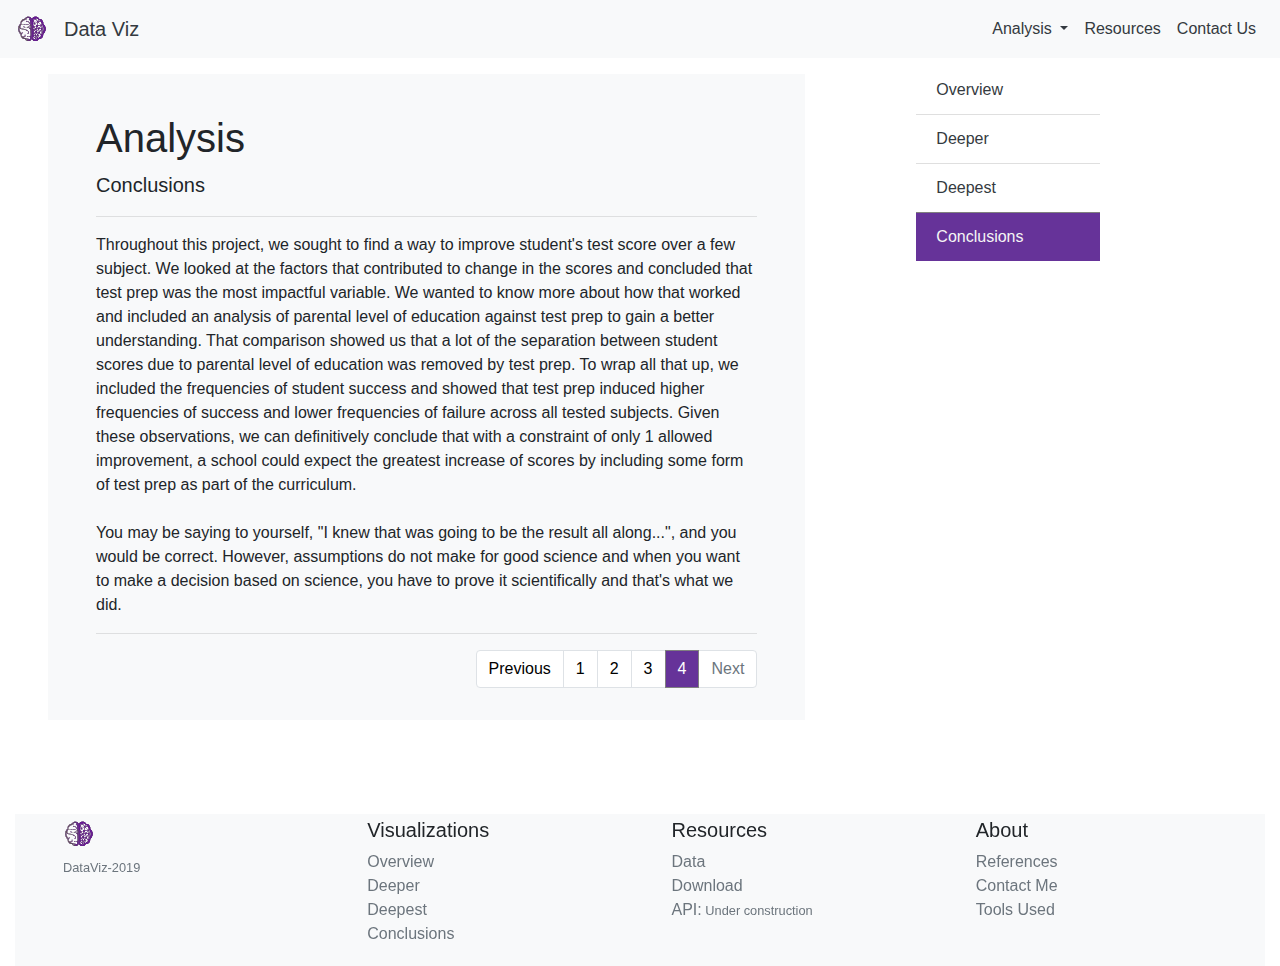
<file: docs/viz4.html>
<!DOCTYPE html>
<html lang="en-us">

<head>
  <meta name="viewport" content="width=device-width, initial-scale=1, shrink-to-fit=no">
  <meta charset="UTF-8">
  <title>Conclusions</title>
  <link rel="stylesheet" href="https://stackpath.bootstrapcdn.com/bootstrap/4.3.1/css/bootstrap.min.css"
    integrity="sha384-ggOyR0iXCbMQv3Xipma34MD+dH/1fQ784/j6cY/iJTQUOhcWr7x9JvoRxT2MZw1T" crossorigin="anonymous">
  <link rel="stylesheet" href="style.css">
  <link rel="shortcut icon" href="img/shortcut.ico">
  <script src="https://code.jquery.com/jquery-3.3.1.slim.min.js"
    integrity="sha384-q8i/X+965DzO0rT7abK41JStQIAqVgRVzpbzo5smXKp4YfRvH+8abtTE1Pi6jizo"
    crossorigin="anonymous"></script>
  <script src="https://cdnjs.cloudflare.com/ajax/libs/popper.js/1.14.7/umd/popper.min.js"
    integrity="sha384-UO2eT0CpHqdSJQ6hJty5KVphtPhzWj9WO1clHTMGa3JDZwrnQq4sF86dIHNDz0W1"
    crossorigin="anonymous"></script>
  <script src="https://stackpath.bootstrapcdn.com/bootstrap/4.3.1/js/bootstrap.min.js"
    integrity="sha384-JjSmVgyd0p3pXB1rRibZUAYoIIy6OrQ6VrjIEaFf/nJGzIxFDsf4x0xIM+B07jRM"
    crossorigin="anonymous"></script>
</head>

<body>
  <nav class="navbar navbar-expand-md navbar-light bg-light">
    <a class="navbar-brand" href="index.html">
      <img id="logolink" src="img/logo.svg" class="d-inline-block align-top" alt="">
      <a id="dataviz" href='index.html' class="nav-item lead">Data Viz</a>
    </a>
    <button class="navbar-toggler" type="button" data-toggle="collapse" data-target="#navbarNav"
      aria-controls="navbarNav" aria-expanded="false" aria-label="Toggle navigation">
      <span class="navbar-toggler-icon"></span>
    </button>
    <div class="collapse navbar-collapse" id="navbarNav">
      <ul class="navbar-nav ml-auto">
        <li class="nav-item dropdown active">
          <a class="nav-link dropdown-toggle text-dark" href="#" id="navbarDropdownMenuLink" role="button"
            data-toggle="dropdown" aria-haspopup="true" aria-expanded="false">
            Analysis
          </a>
          <div class="dropdown-menu" aria-labelledby="navbarDropdownMenuLink">
            <a class="dropdown-item" href="viz1.html">Overview</a>
            <a class="dropdown-item" href="viz2.html">Deeper</a>
            <a class="dropdown-item" href="viz3.html">Deepest</a>
            <a class="dropdown-item active" href="viz4.html">Conclusions</a>
          </div>
        </li>
        <li class="nav-item">
          <a class="nav-link text-dark" href="data.html">Resources</a>
        </li>
        <li class="nav-item">
          <a class="nav-link text-dark" href="links.html">Contact Us</a>
        </li>
      </ul>
    </div>
  </nav>

  <div class="container-fluid">
    <div class="row">
      <div class="col-md-12 col-xl-8  px-2 px-md-5 pl-md-5">
          <div class='bg-light px-5 py-3 my-3'>
        <h1 class="mt-4">Analysis</h1>
        <p class="lead">
          Conclusions
        </p>
        <hr>
        <p>
          Throughout this project, we sought to find a way to improve student's test score over a few subject. We looked at the factors that contributed to change in the scores and concluded that test prep was the most impactful variable.
          We wanted to know more about how that worked and included an analysis of parental level of education against test prep to gain a better understanding. That comparison showed us that a lot of the separation between student scores due to parental level of education was removed by test prep.
          To wrap all that up, we included the frequencies of student success and showed that test prep induced higher frequencies of success and lower frequencies of failure across all tested subjects. 
          Given these observations, we can definitively conclude that with a constraint of only 1 allowed improvement, a school could expect the greatest increase of scores by including some form of test prep as part of the curriculum.
          <br>
          <br>
          You may be saying to yourself, "I knew that was going to be the result all along...", and you would be correct.  However, assumptions do not make for good science and when you want to make a decision based on science, you have to prove it scientifically and that's what we did.
        </p>
        <hr>

      
        <nav id="pagenav">
            <ul class="pagination justify-content-end">
              <li class="page-item"><a class="page-link" href="viz1.html" tabindex="-1">Previous</a></li>
              <li class="page-item"><a class="page-link" href="viz1.html">1</a></li>
              <li class="page-item"><a class="page-link" href="viz2.html">2</a></li>
              <li class="page-item"><a class="page-link" href="viz3.html">3</a></li>
              <li class="page-item active"><a class="page-link" href="viz4.html">4</a></li>
              <li class="page-item disabled"><a class="page-link" href="viz2.html">Next</a></li>
            </ul>
        </nav>
        </div>
      </div>
        <div class="sidebar col-xl-2 col-lg-3 d-none d-xl-block py-2 mx-5">
            <ul class="sidebarul list-group list-group-flush mb-0">
              <li class="sidebarli list-group-item text-dark">
                <a href="viz1.html">Overview</a>
              </li>
              <li class="sidebarli list-group-item text-dark">
                <a href="viz2.html">Deeper</a>
              </li>
              <li class="sidebarli list-group-item text-dark">
                <a href="viz3.html">Deepest</a>
              </li>
              <li class="sidebarli list-group-item text-dark active">
                <a href="viz4.html">Conclusions</a>
              </li>
            </ul>
    </div>
  </div>
  <footer class="container-fluid py-1 pl-5 mt-3 bg-light">
      <div class="row">
        <div class="col-12 col-md">
          <img id="logolink" src="img/logo.svg" class="d-block mb-2" alt="">
          <small class="mb-3 text-muted d-md-block d-none">DataViz-2019</small>
        </div>
        <div class="col-6 col-md">
          <h5>Visualizations</h5>
          <ul class="list-unstyled text-small">
            <li><a class="text-muted" href="viz1.html">Overview</a></li>
            <li><a class="text-muted" href="viz2.html">Deeper</a></li>
            <li><a class="text-muted" href="viz3.html">Deepest</a></li>
            <li><a class="text-muted" href="viz4.html">Conclusions</a></li>
          </ul>
        </div>
        <div class="col-6 col-md">
          <h5>Resources</h5>
          <ul class="list-unstyled text-small">
            <li><a class="text-muted" href="data.html">Data</a></li>
            <li><a class="text-muted" href="data.html">Download</a></li>
            <li><a class="text-muted disabled" href="data.html">API:<small> Under construction</small></a></li>
          </ul>
        </div>
        <div class="col-6 col-md">
          <h5>About</h5>
          <ul class="list-unstyled text-small">
            <li><a class="text-muted" href="links.html">References</a></li>
            <li><a class="text-muted" href="links.html">Contact Me</a></li>
            <li><a class="text-muted" href="links.html">Tools Used</a></li>
          </ul>
        </div>
      </div>
    </footer>
</body>
</html>
</file>
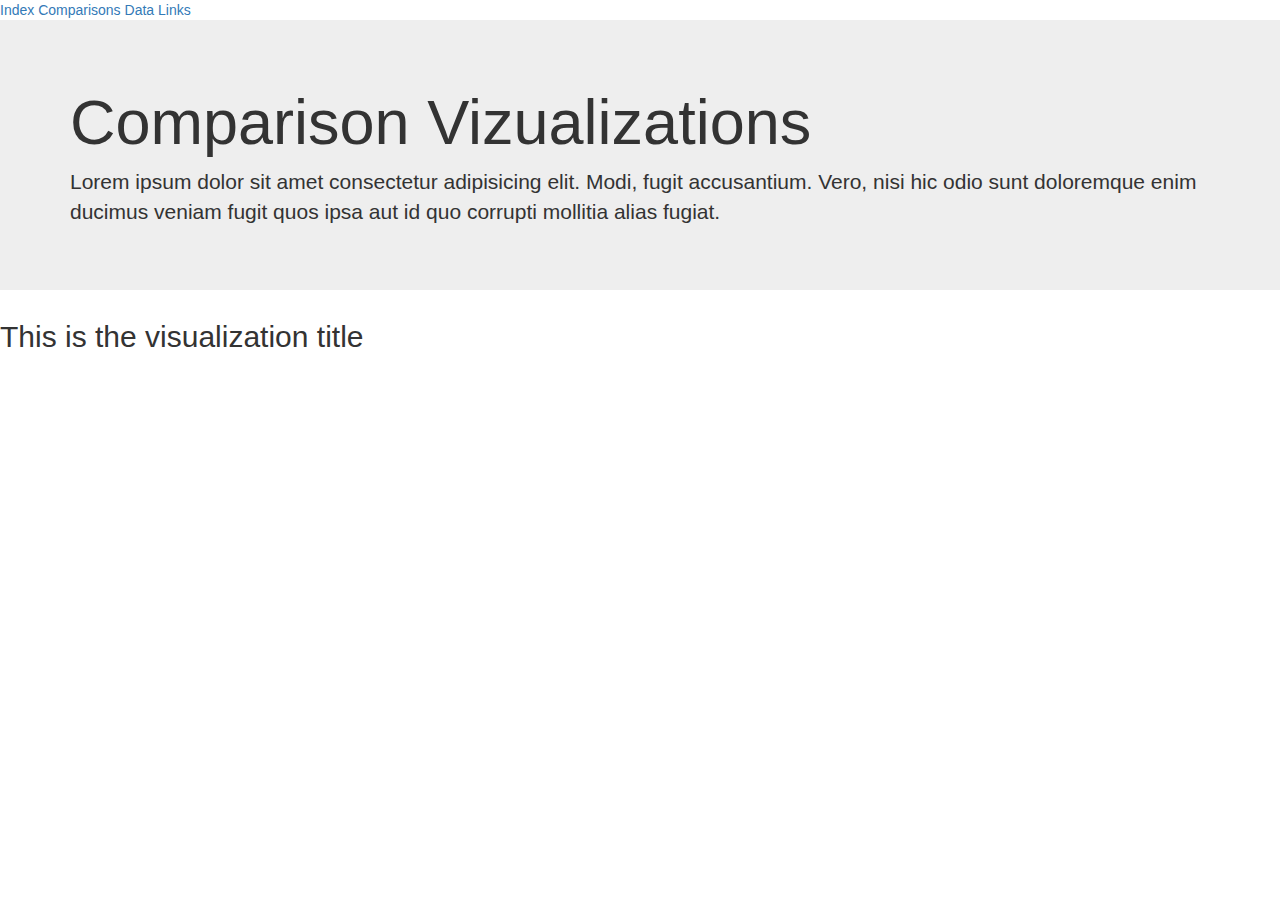
<file: Guts/comps.html>
<!DOCTYPE html>
<html>
<head>
<title>Data Comparison</title>
<link rel="stylesheet" href="https://maxcdn.bootstrapcdn.com/bootstrap/3.3.7/css/bootstrap.min.css" integrity="sha384-BVYiiSIFeK1dGmJRAkycuHAHRg32OmUcww7on3RYdg4Va+PmSTsz/K68vbdEjh4u" crossorigin="anonymous">
<link rel="stylesheet" href="style.css">
</head>
<body>
    <div class="topnav">
        <a href="#index">Index</a>
        <a class = "active" href="comps.html">Comparisons</a>
        <a href="data.html">Data</a>
        <a href="links.html">Links</a>

    </div>
    <div>
        <div class="jumbotron jumbotron-fluid">
            <div class="container">
              <h1>Comparison Vizualizations</h1> 
              <p>Lorem ipsum dolor sit amet consectetur adipisicing elit. Modi, fugit accusantium. Vero, nisi hic odio sunt doloremque enim ducimus veniam fugit quos ipsa aut id quo corrupti mollitia alias fugiat.</p> 
            </div>
          </div>
    </div>
<h1></h1>

<h2>This is the visualization title</h2>


</body>
</html>
</file>
<file: docs/style.css>
a {
  color: #343a40;
}
.dropdown-item.active{
  background-color: rebeccapurple;
  border-color:gray;
  color: whitesmoke;
}

a:hover{
  color: #343a40;
  text-decoration: none;
}

.list-group-item.active{
  background-color: rebeccapurple;
  border-color:gray;
  color: whitesmoke;
}
.list-group-item.active a{
  color: whitesmoke;
}

.page-item.active .page-link {
  background-color: rebeccapurple;
  border-color: gray;
}

.page-link{
  color: black;
}

.page-link:hover {
  z-index: 2;
  color: rebeccapurple;
  text-decoration: none;
  background-color: #e9ecef;
  border-color: #dee2e6;
}

.sidebarul {
    position: -webkit-sticky;
    position: sticky;
    top: 1.25rem;
    height: calc(100vh - 11rem);
    overflow-y: auto;
}

.sidebarli{
  display: block;

}

img#logolink {
  height: 2rem;
  width: 2rem;
}

.btn-primary {
  color: #fff;
  background-color: rebeccapurple;
  border-color: rebeccapurple;
}

.btn-primary:hover{
  color: #fff;
  background-color: rgb(80, 0, 155);
  border-color: rgb(80, 0, 155);
}

.btn-primary:not(:disabled):not(.disabled):active {
  color: rgb(155, 155, 155);
  background-color: rgb(48, 0, 94);
  border-color: rgb(0, 0, 0);
}

div #bboxlight {
  max-width: 90%;
  border-radius: 1rem 1rem 1rem 1rem;
}

div #bboxdark {
  max-width: 90%;
  border-radius: 1rem 1rem 1rem 1rem;
}

img#index-bar {
  max-width: 90%;
  border-radius: 2rem 2rem 2rem 2rem;
}


img#index-t-scat-y {

    max-width: 90%;
    border-radius: 2rem 2rem 2rem 2rem;
}

img#index-t-scat-n {
  max-width: 90%;
  border-radius: 2rem 2rem 2rem 2rem;
}

table#studenttable{
  overflow-y: auto;
  -ms-overflow-style: -ms-autohiding-scrollbar;
  height: calc(100vh - 20rem);
}
table#studenttable thead th {
  position: sticky;
  position: -webkit-sticky;
  top: 0px;
  border-top: 0px;
  border-bottom: 0px;
  z-index: 5;
  border: 0.5rem rebeccapurple
}

table#studenttable tbody td {
  border-bottom: 0px;

}

.results tr[visible='false'],
.no-result{
  display:none;
}

.results tr[visible='true']{
  display:table-row;
}
</file>
<file: Guts/style.css>
#csv_overflow {
    background: rgb(108, 45, 167);
    color: white;
    padding: 15px;
    width: 50%;
    height: 50%;
    overflow: auto;
    border: 1px solid #ccc;
  }
</file>
